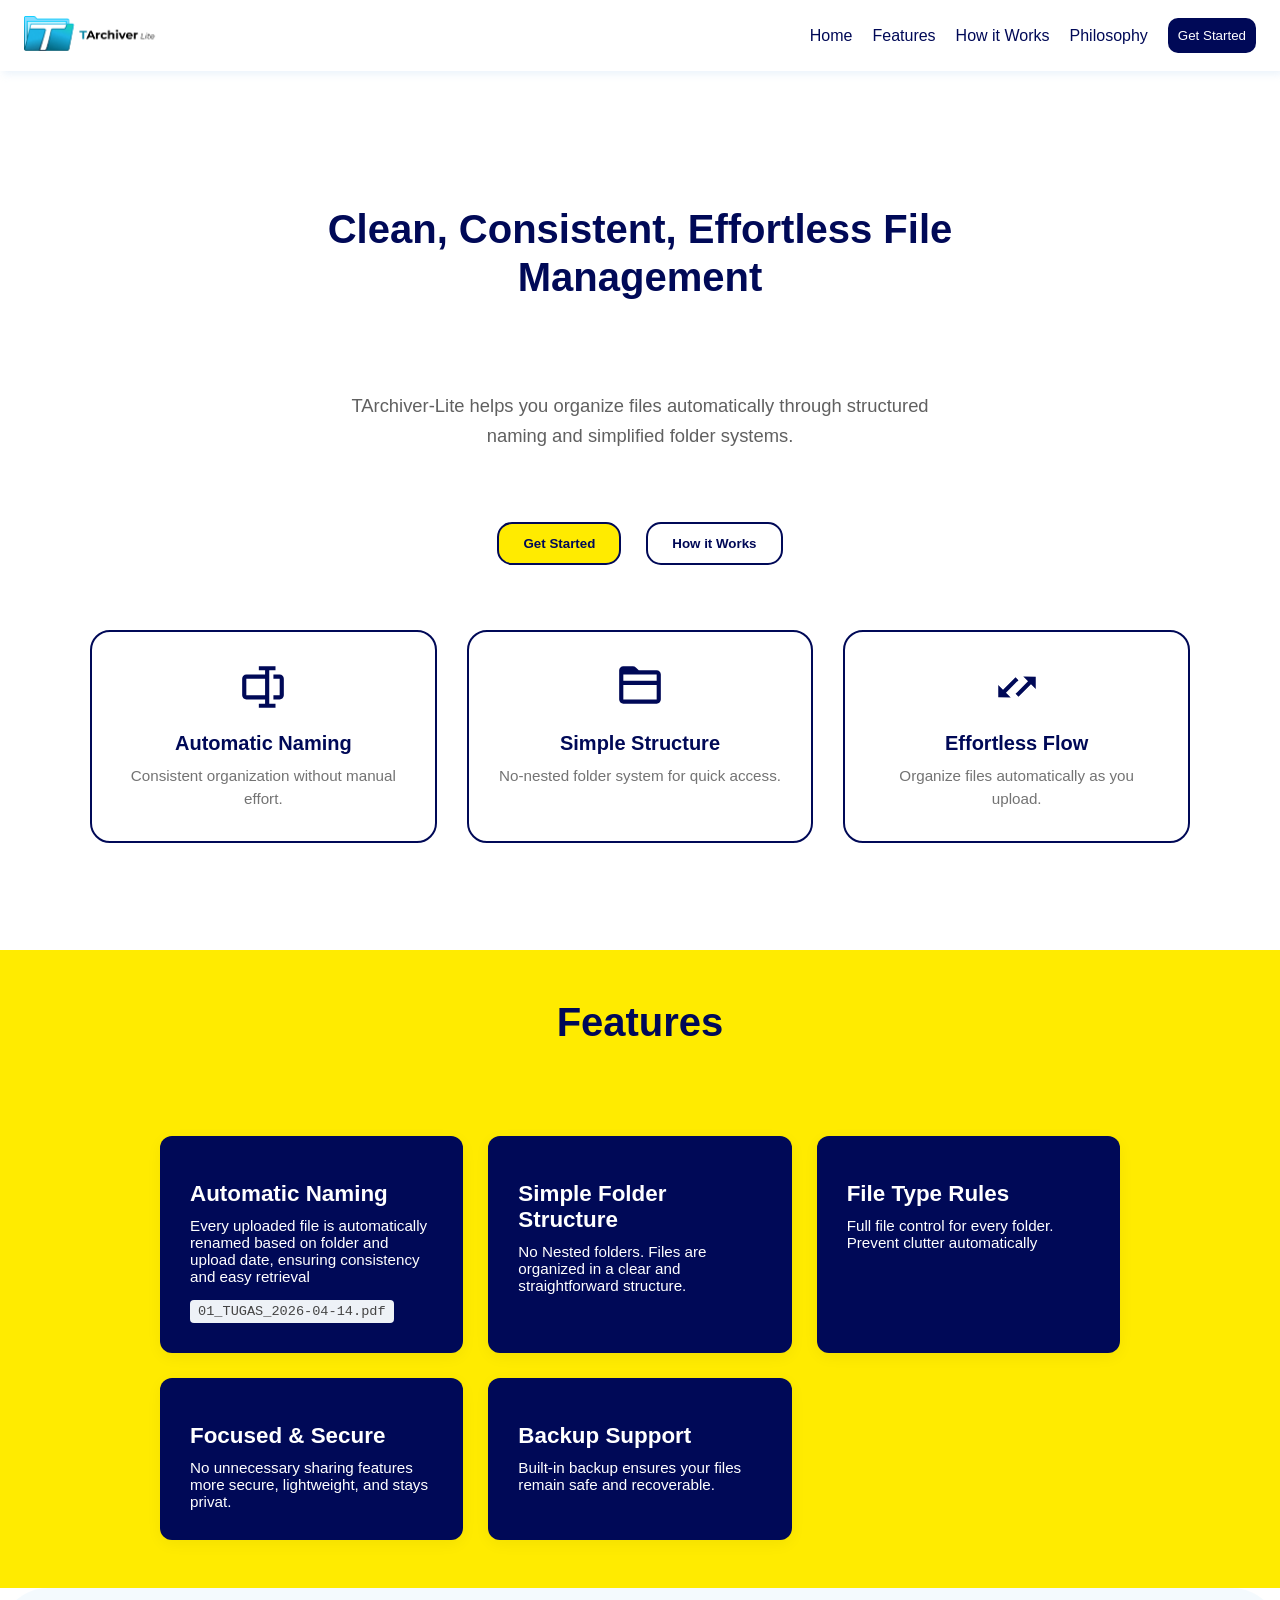
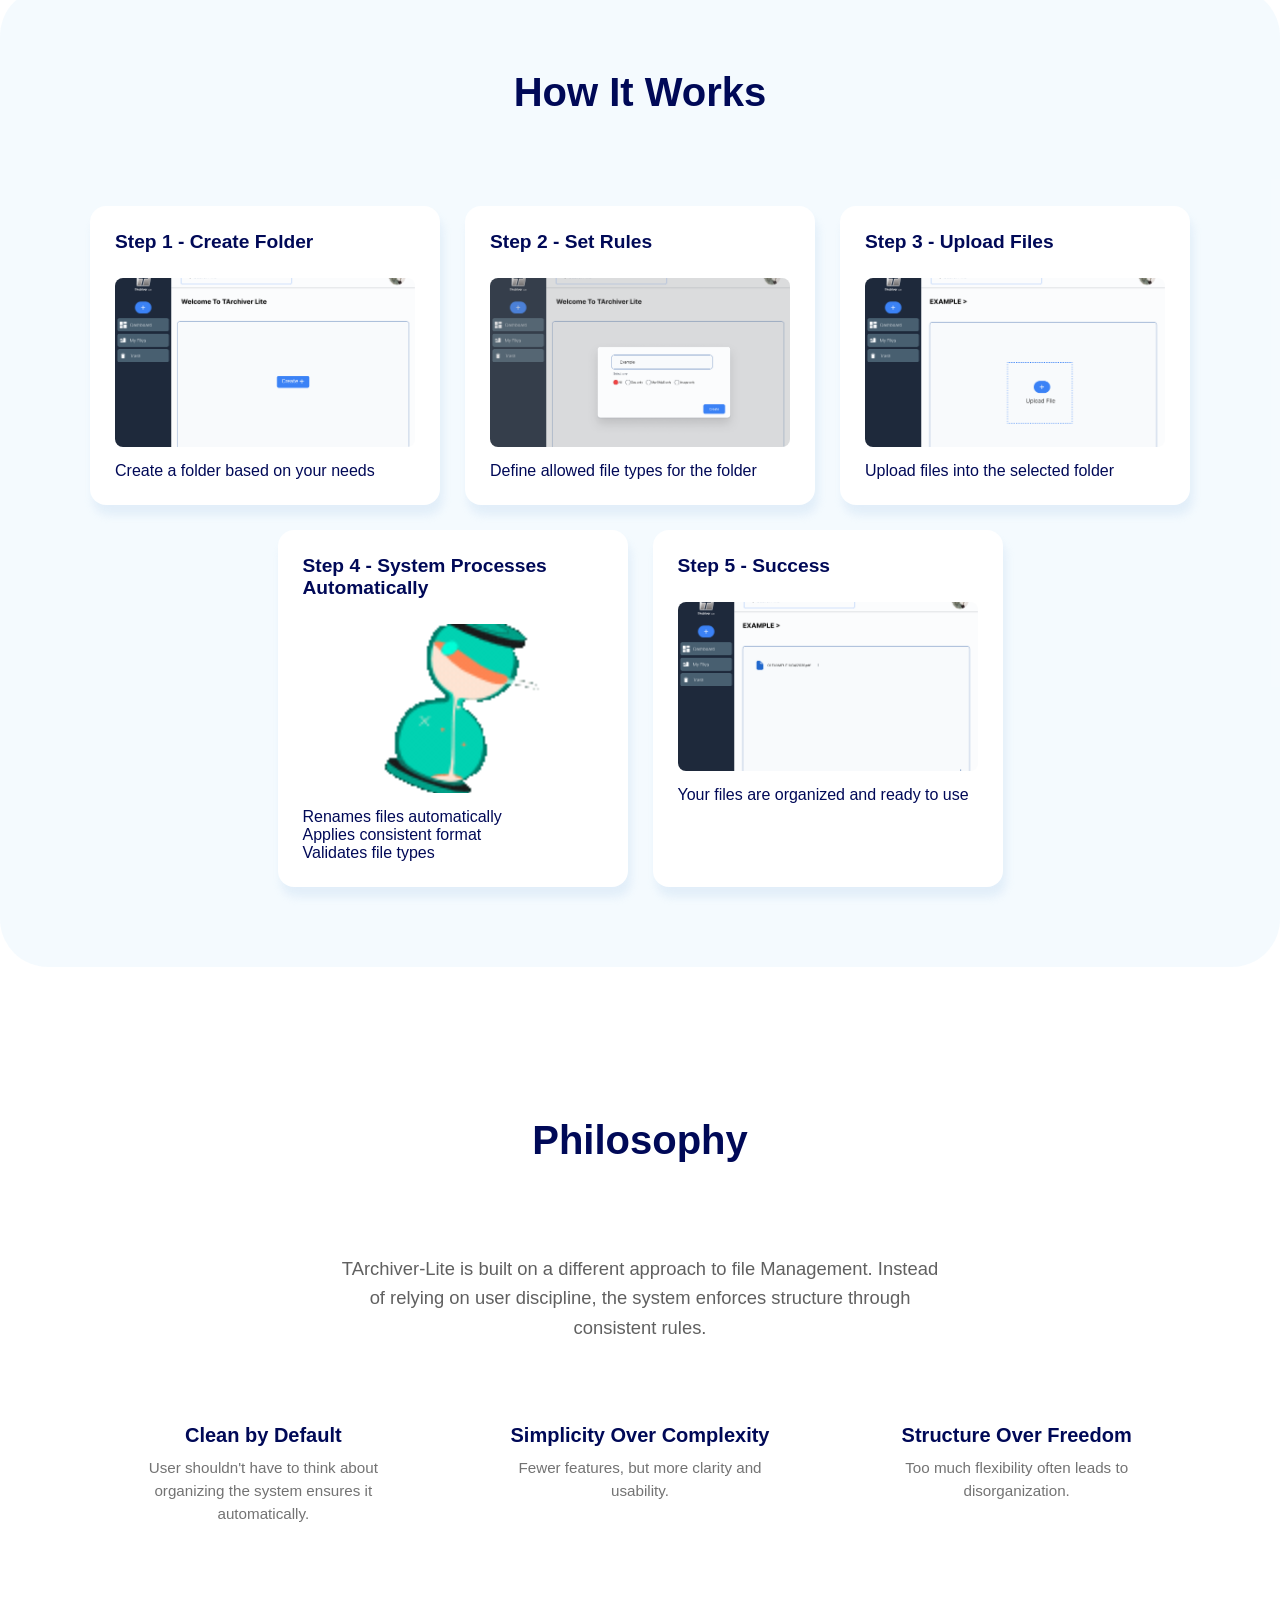
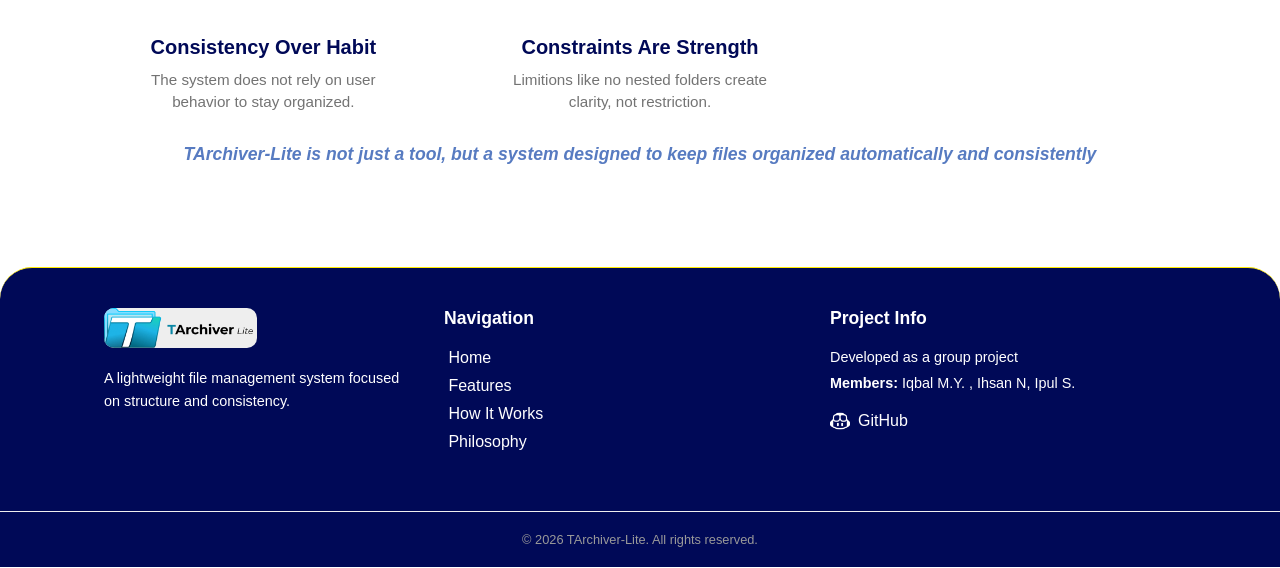
<file: index.html>
<!doctype html>
<html lang="en">

<head>
  <meta charset="UTF-8" />
  <meta name="viewport" content="width=device-width, initial-scale=1.0" />
  <title>TARCHIVER-LITE</title>
  <!-- css -->
  <link rel="stylesheet" href="assets/style.css" />

  <!-- icon -->
  <link href="https://cdn.boxicons.com/3.0.8/fonts/basic/boxicons.min.css" rel="stylesheet">
</head>

<body>
  <header>
    <nav>
      <div class="logo">
        <img src="assets/img/Logo.png" alt="logo" />
      </div>
      <!-- menu untuk versi desktop -->
      <ul class="desktop-menu">
        <li><a href="#home">Home</a></li>
        <li><a href="#features">Features</a></li>
        <li><a href="#hiw">How it Works</a></li>
        <li><a href="#philosophy">Philosophy</a></li>
        <li><button>Get Started</button></li>
      </ul>
      <!-- Tombol Hamburger Menu -->
      <div class="hamburger-menu">
        <div class="bar"></div>
        <div class="bar"></div>
        <div class="bar"></div>
      </div>

      <!-- menu untuk versi mobile -->
      <ul class="mobile-menu">
        <li><a href="#home">Home</a></li>
        <li><a href="#features">Features</a></li>
        <li><a href="#hiw">How it Works</a></li>
        <li><a href="#philosophy">Philosophy</a></li>
        <li><button>Get Started</button></li>

        <button class="close-btn">V</button>
      </ul>
    </nav>
  </header>

  <main>
    <!-- Section Home -->
    <section id="home">
      <div class="container-home">
        <div class="hero-content">
          <h1 class="title">Clean, Consistent, Effortless File Management</h1>
          <p class="subtitle">
            TArchiver-Lite helps you organize files automatically through
            structured naming and simplified folder systems.
          </p>
        </div>

        <div class="cta">
          <button class="btn-primary">Get Started</button>
          <button class="btn-secondary">How it Works</button>
        </div>

        <div class="features-points">
          <div class="feature-card">
            <img src="assets/img/rename.svg" alt="" class="icon-placeholder" />
            <h3>Automatic Naming</h3>
            <p>Consistent organization without manual effort.</p>
          </div>
          <div class="feature-card">
            <img src="assets/img/folder-open.svg" alt="" class="icon-placeholder" />
            <h3>Simple Structure</h3>
            <p>No-nested folder system for quick access.</p>
          </div>
          <div class="feature-card">
            <img src="assets/img/swap-diagonal.svg" alt="" class="icon-placeholder" />
            <h3>Effortless Flow</h3>
            <p>Organize files automatically as you upload.</p>
          </div>
        </div>
      </div>
    </section>

    <!-- section features" -->
    <section id="features" class="container">
      <h1 class="title">Features</h1>
      <div class="features-grid">
        <div class="card">
          <div class="icon"><i class="bx bx-pen"></i></div>
          <h3>Automatic Naming</h3>
          <p>Every uploaded file is automatically renamed based on folder and upload date, ensuring consistency and easy
            retrieval</p>
          <span class="example">01_TUGAS_2026-04-14.pdf</span>
        </div>

        <div class="card">
          <div class="icon"><i class="bx bx-folder-open"></i></div>
          <h3>Simple Folder Structure</h3>
          <p>No Nested folders. Files are organized in a clear and straightforward structure.</p>
        </div>

        <div class="card">
          <div class="icon"><i class="bx bx-categories"></i></div>
          <h3>File Type Rules</h3>
          <p>Full file control for every folder. Prevent clutter automatically</p>
        </div>

        <div class="card">
          <div class="icon"><i class="bx bx-reflect-vertical-alt"></i></div>
          <h3>Focused & Secure</h3>
          <p>No unnecessary sharing features more secure, lightweight, and stays privat.</p>
        </div>

        <div class="card">
          <div class="icon"><i class="bx bx-database"></i></div>
          <h3>Backup Support</h3>
          <p>Built-in backup ensures your files remain safe and recoverable.</p>
        </div>
      </div>
    </section>

    <!-- How It Works -->
    <section id="hiw">
      <h1 class="title">How It Works</h1>

      <div class="container-hiw">
        <div class="card-hiw">
          <h3 class="title-card">Step 1 - <span>Create Folder</span></h3>
          <img class="img-hiw" src="assets/img/MacBook Air - 1.png" alt="pictures" />
          <p>Create a folder based on your needs</p>
        </div>

        <div class="card-hiw">
          <h3 class="title-card">Step 2 - <span>Set Rules</span></h3>
          <img class="img-hiw" src="assets/img/MacBook Air - 10.png" alt="pictures" />
          <p>Define allowed file types for the folder</p>
        </div>

        <div class="card-hiw">
          <h3 class="title-card">Step 3 - <span>Upload Files</span></h3>
          <img class="img-hiw" src="assets/img/MacBook Air - 7.png" alt="pictures" />
          <p>Upload files into the selected folder</p>
        </div>

        <div class="card-hiw">
          <h3 class="title-card">
            Step 4 - <span>System Processes Automatically</span>
          </h3>
          <img class="img-hiw" src="assets/img/Sandy Loading.gif" alt="pictures" />
          <ol>
            <li>
              <p>Renames files automatically</p>
            </li>
            <li>
              <p>Applies consistent format</p>
            </li>
            <li>
              <p>Validates file types</p>
            </li>
          </ol>
        </div>

        <div class="card-hiw">
          <h3 class="title-card">Step 5 - <span>Success</span></h3>
          <img class="img-hiw" src="assets/img/MacBook Air - 8.png" alt="pictures" />
          <p>Your files are organized and ready to use</p>
        </div>
      </div>
    </section>

    <!-- section philosophy -->
    <section id="philosophy">
      <div class="container-philosophy">
        <!-- Hero Philosophy -->
        <div class="hero-philosophy">
          <h1 class="title">Philosophy</h1>
          <p class="subtitle">
            TArchiver-Lite is built on a different approach to file
            Management. Instead of relying on user discipline, the system
            enforces structure through consistent rules.
          </p>
        </div>

        <!-- Core Principles -->
        <div class="feature-philosophy">
          <div class="philosophy-card">
            <i class="bx bx-brush-sparkles icon" style="color: #000957"></i>
            <h3>Clean by Default</h3>
            <p>
              User shouldn't have to think about organizing the system ensures
              it automatically.
            </p>
          </div>
          <div class="philosophy-card">
            <i class="bx bx-sparkles-alt icon" style="color: #000957"></i>
            <h3>Simplicity Over Complexity</h3>
            <p>Fewer features, but more clarity and usability.</p>
          </div>
          <div class="philosophy-card">
            <i class="bx bx-grid icon" style="color: #000957"></i>
            <h3>Structure Over Freedom</h3>
            <p>Too much flexibility often leads to disorganization.</p>
          </div>
          <div class="philosophy-card">
            <i class="bx bx-infinite icon" style="color: #000957"></i>
            <h3>Consistency Over Habit</h3>
            <p>
              The system does not rely on user behavior to stay organized.
            </p>
          </div>
          <div class="philosophy-card">
            <i class="bx bx-check-shield icon" style="color: #000957"></i>
            <h3>Constraints Are Strength</h3>
            <p>
              Limitions like no nested folders create clarity, not
              restriction.
            </p>
          </div>
        </div>

        <!-- Closing -->
        <div class="closing-philosophy">
          <p>
            TArchiver-Lite is not just a tool, but a system designed to keep
            files organized automatically and consistently
          </p>
        </div>
      </div>
    </section>
  </main>

  <footer>
    <div class="container-footer">
      <div class="footer-brand">
        <div class="logo">
          <img src="assets/img/Logo.png" alt="logo TArchiver-Lite" />
        </div>
        <p class="footer-description">
          A lightweight file management system focused on structure and consistency.
        </p>
      </div>

      <div class="footer-nav">
        <h4>Navigation</h4>
        <ul>
          <li><a href="#home"><i class="bx bx-home"></i>&nbsp;Home</a></li>
          <li><a href="#features"><i class="bx bx-star"></i>&nbsp;Features</a></li>
          <li><a href="#hiw"><i class="bx bx-arrow-in-up-stroke-circle-half"></i>&nbsp;How It Works</a></li>
          <li><a href="#philosophy"><i class="bx bx-light-bulb-alt"></i>&nbsp;Philosophy</a></li>
        </ul>
      </div>

      <div class="footer-info">
        <h4>Project Info</h4>
        <p>Developed as a group project</p>
        <p><strong>Members:</strong> Iqbal M.Y. , Ihsan N, Ipul S.</p>
        <div class="footer-social">
          <a href="https://github.com/HeiByte/tarchiver-lite.git" target="_blank">
            <img src="assets/img/Copilot_Icon_White.png" alt="GitHub Repository" />
            GitHub
          </a>
        </div>
      </div>
    </div>

    <div class="footer-bottom">
      <p>&copy; 2026 TArchiver-Lite. All rights reserved.</p>
    </div>
  </footer>
  <script src="assets/script.js"></script>
</body>

</html>
</file>
<file: assets/style.css>
/* Reset CSS */
* {
  padding: 0;
  margin: 0;
  box-sizing: border-box;
  list-style: none;
  text-decoration: none;
}

:root {
  --background-color: #fff;
  --primary-color: #000957;
  --hover-color: #577bc1;
  --secondary-color: #ffeb00;
}

body {
  font-family: Arial, Helvetica, sans-serif;
  display: flex;
  flex-direction: column;
}

header {
  background-color: var(--background-color);
  z-index: 1000;
}

/* Style navbar */
nav {
  position: fixed;
  background-color: #fff;
  width: 100%;
  display: flex;
  justify-content: space-between;
  align-items: center;
  padding: 1rem 1.5rem;
  box-shadow: 3px 3px 8px 0px rgba(187, 213, 239, 0.3);
  z-index: 1000;
}

nav .logo img {
  height: 35px;
  width: auto;
}

/* Style navbar desktop */
nav ul.desktop-menu {
  display: flex;
  align-items: center;
  gap: 20px;
}

/* Style list menu */
nav ul li a {
  color: var(--primary-color);
  position: relative;
}

nav ul li a::after {
  content: "";
  position: absolute;
  left: 0;
  bottom: 0;
  width: 0;
  height: 2px;
  background-color: var(--secondary-color);
  transition: width 0.5s ease;
}

nav ul li a:hover {
  color: var(--hover-color);
}

nav ul li a:hover::after {
  width: 100%;
}

nav ul li button {
  padding: 10px 10px;
  border: none;
  border-radius: 10px;
  color: var(--background-color);
  background-color: var(--primary-color);
  transition: all 0.2s ease-in-out;
}

nav ul li button:hover {
  color: var(--background-color);
  background-color: var(--hover-color);
}

/* Style hamburger-menu */
.hamburger-menu {
  width: 30px;
  height: 20px;
  display: none;
  flex-direction: column;
  justify-content: space-between;
  cursor: pointer;
}

.hamburger-menu .bar {
  height: 3px;
  width: 100%;
  background-color: var(--primary-color);
  transition: all 0.3s ease-in-out;
}

.hamburger-menu.is-active .bar:nth-child(1) {
  transform: translateY(9px) rotate(45deg);
}
.hamburger-menu.is-active .bar:nth-child(2) {
  opacity: 0;
}
.hamburger-menu.is-active .bar:nth-child(3) {
  transform: translateY(-9px) rotate(-45deg);
}

/* Style navbar mobile */
nav ul.mobile-menu {
  position: absolute;
  display: none;
  flex-direction: column;
  justify-content: center;
  align-items: center;
  gap: 20px;
  top: 0;
  left: 0;
  height: 100vh;
  padding: 1.5rem;
  width: 300px;
  background-color: white;
  border-right: 2px solid var(--primary-color);
  transition: ease-in-out;
  z-index: 1000;
}

main {
  display: flex;
  flex-direction: column;
  margin-top: 50px;
}

/* Style home */
section#home,
section#philosophy {
  padding: 3rem 0 0;
  display: flex;
  width: 100%;
  min-height: 100vh;
  background-color: var(--background-color);
  align-items: center;
  justify-content: center;
}


.container-home,
.container-philosophy {
  max-width: 1100px;
  width: 100%;
  text-align: center;
}

.hero-content {
  margin-bottom: 40px;
}

.title {
  font-size: clamp(2rem, 5vw, 3.5rem);
  line-height: 1.2;
  max-width: 800px;
  margin: 0 auto 0 auto;
  padding-bottom: 2.5rem;
  color: var(--primary-color);
}

.subtitle {
  font-size: clamp(0.1rem, 5vw, 1.15rem);
  line-height: 1.6;
  max-width: 600px;
  margin: 0 auto;
  opacity: 0.8;
  color: #393939;
  padding-bottom: 2rem;
}

.cta {
  display: flex;
  gap: 25px;
  justify-content: center;
  margin-bottom: 65px;
}


.cta button{
  padding: 12px 24px;
  cursor: pointer;
  font-weight: 600;
  color: var(--primary-color);
  border: 2px solid var(--primary-color);
  border-radius: 15px;
}

.cta button.btn-primary {
  background-color: var(--secondary-color);
  transition: all 0.3s ease;
}
.cta button.btn-primary:hover {
  background-color: #fbf28d;
  transform: scale(1.05);
  color: #343d8a;
}

.cta button.btn-secondary {
  background-color: transparent;
  transition: all 0.3s ease;
}
.cta button.btn-secondary:hover {
  background-color: var(--primary-color);
  color: var(--background-color);
}

.features-points {
  display: grid;
  grid-template-columns: repeat(auto-fit, minmax(280px, 1fr));
  gap: 30px;
}

.feature-card {
  padding: 30px;
  display: flex;
  flex-direction: column;
  align-items: center;
  border: 2px solid var(--primary-color);
  border-radius: 20px;
  transition: 
    transform 0.4s cubic-bezier(0.175, 0.885, 0.32, 1.275), 
    border-color 0.3s ease,
    box-shadow 0.3s ease;
}

.feature-card:hover{
  border-color: var(--secondary-color);
  transform: scale(1.05) translateY(-5px); 
  box-shadow: 0 10px 20px rgba(0, 0, 0, 0.1);
}

.icon-placeholder {
  width: 50px;
  height: 50px;
  margin-bottom: 20px;
  fill: var(--secondary-color);
  border-radius: 8px;
}

.feature-card h3 {
  margin-bottom: 10px;
  font-size: 1.25rem;
  color: var(--primary-color);
}

.feature-card p {
  font-size: 0.95rem;
  line-height: 1.5;
  opacity: 0.7;
  color: #393939;
}


/* Styles Features */

section#features{
  padding: 3rem 10rem;
  width: 100%;
  background-color: var(--secondary-color);
}

.container {
    padding: 60px 5%;
}

.features-grid {
    display: grid;
    grid-template-columns: repeat(auto-fit, minmax(280px, 1fr));
    gap: 25px;
}

.card {
    background: var(--primary-color);
    padding: 30px;
    border-radius: 12px;
    box-shadow: 0 4px 15px rgba(0,0,0,0.05);
    transition: transform 0.3s ease;
    text-align: left;
}

.card:hover {
    transform: translateY(-5px);
}

.card .icon {
    font-size: 2rem;
    color: #007bff;
    margin-bottom: 15px;
}

.card h3 {
    margin-bottom: 10px;
    font-size: 1.4rem;
    color: var(--background-color);
}

.card p {
    color: var(--background-color);
    font-size: 0.95rem;
}

.card .example {
    display: inline-block;
    margin-top: 15px;
    padding: 4px 8px;
    background: #eef2f7;
    border-radius: 4px;
    font-family: monospace;
    font-size: 0.85rem;
    color: #444;
}

.card .icon{
  text-align: center;
  color: var(--background-color);
}



/* Philosophy-Style */
.feature-philosophy {
  display: grid;
  grid-template-columns: repeat(auto-fit, minmax(280px, 1fr));
  gap: 30px;
}

.philosophy-card {
  padding: 30px;
  display: flex;
  flex-direction: column;
  align-items: center;
}

.icon{
  font-size: 40px;
  margin-bottom: 20px;
  border-radius: 8px;
}

.philosophy-card h3 {
  margin-bottom: 10px;
  font-size: 1.25rem;
  color: var(--primary-color);
}


.philosophy-card p {
  font-size: 0.95rem;
  line-height: 1.5;
  opacity: 0.7;
  color: #393939;
}


.closing-philosophy p {
  font-size: 1.1rem;
  font-weight: bold;
  font-style: italic;
  color: var(--hover-color);
}

nav ul.mobile-menu.is-open {
  display: flex;
}

/* Style How It Works */
section#hiw {
  display: flex;
  flex-direction: column;
  align-items: center;
  width: 100%;
  min-height: 100vh;
  padding: 80px 20px;
  background-color: rgba(238, 247, 253, 0.61);
  border-radius: 3rem;
  box-sizing: border-box;
}

.title {
  font-size: 2.5rem;
  margin-bottom: 50px;
  color: var(--primary-color);
  text-align: center;
}

.container-hiw {
  display: flex;
  flex-wrap: wrap;
  justify-content: center;
  gap: 25px;
  max-width: 1200px;
  width: 100%;
  margin: 0 auto;
}

.card-hiw {
  display: flex;
  flex-direction: column;
  flex: 1 1 300px;
  max-width: 350px;
  padding: 24px;
  border-radius: 16px;
  box-shadow: 3px 10px 8px 0px rgba(187, 213, 239, 0.3);
  color: var(--primary-color);
  background-color: var(--background-color, #ffffff);
  border: 1px solid transparent;
  transition:
    transform 0.4s cubic-bezier(0.175, 0.885, 0.32, 1.275),
    border 0.3s ease;
}

.card-hiw:hover {
  transform: translateY(-10px);
  border: 1px solid var(--primary-color);
}

.img-hiw {
  width: 100%;
  aspect-ratio: 16 / 9;
  object-fit: cover;
  border-radius: 8px;
  margin: 15px 0;
  background-color: var(--background-color);
}

.title-card {
  font-size: 1.2rem;
  margin-bottom: 10px;
}

/* Style Footer */
footer {
  border-radius: 2rem 2rem 0 0;
  background-color: var(--primary-color);
  padding: 40px 0 20px 0;
  border-top: 1px solid var(--secondary-color);
  font-family: sans-serif;
}

.container-footer {
  max-width: 1200px;
  margin: 0 auto;
  padding: 0 5%;
  display: flex;
  justify-content: space-between;
  gap: 40px;
}

.footer-brand {
  flex: 2;
  max-width: 300px;
}


.footer-brand .logo img {
  width: auto;
  height: 40px;
  margin-bottom: 15px;
  background-color: #eee;
  border-radius: 10px;
}

.footer-description {
  font-size: 0.9rem;
  color: var(--background-color);
  line-height: 1.6;
}

footer h4 {
  font-size: 1.1rem;
  margin-bottom: 20px;
  color: var(--background-color);
}

.footer-nav {
  flex: 1;
}

.footer-nav ul {
  list-style: none;
  padding: 0;
}

.footer-nav ul li {
  margin-bottom: 10px;
}

.footer-nav ul li a {
  color: var(--background-color);
  position: relative;
}

.footer-nav ul li a::after {
  content: "";
  position: absolute;
  left: 0;
  bottom: 0;
  width: 0;
  height: 2px;
  background-color: var(--secondary-color);
  transition: width 0.5s ease;
}

.footer-nav ul li a:hover {
  color: var(--hover-color);
}

.footer-nav ul li a:hover::after {
  width: 100%;
}

.footer-info {
  flex: 1;
}

.footer-info p {
  font-size: 0.9rem;
  color: var(--background-color);
  margin-bottom: 10px;
}

.footer-social a {
  display: inline-flex;
  align-items: center;
  gap: 8px;
  text-decoration: none;
  color: var(--background-color);
  font-weight: 500;
  margin-top: 10px;
}

.footer-social img {
  width: 20px;
  height: 20px;
}

.footer-bottom {
  text-align: center;
  margin-top: 50px;
  padding-top: 20px;
  border-top: 1px solid #eee;
}

.footer-bottom p {
  font-size: 0.8rem;
  color: #999;
}

/* Ukuran Tablet */
@media (max-width: 767px) {
  nav ul.desktop-menu li {
    display: none;
  }
  .hamburger-menu {
    display: flex;
  }

  section#home{
    margin-top: 30px;
  }

  section#features{
    margin-top: 2rem;
    padding: 4rem 10px;
  }

  .card h3 {
    margin-bottom: 10px;
    font-size: 1.2rem;
    color: var(--background-color);
}

.card p {
    color: var(--background-color);
    font-size: 0.75rem;
}

  section#hiw {
    padding: 60px 20px;
    border-radius: 2rem;
  }

  .card-hiw {
    flex: 1 1 45%;
  }

  .closing-philosophy {
    padding: 0 0 30px 0;
  }
  footer {
    padding: 60px 0 0 0;
  }
  .container-footer {
    flex-wrap: wrap;
    justify-content: flex-start;
    gap: 40px 20px;
  }

  .footer-brand {
    flex: 0 0 100%;
    max-width: 100%;
    margin-bottom: 10px;
  }

  .footer-nav,
  .footer-info {
    flex: 1;
    min-width: 200px;
  }
}

@media (max-width: 480px) {
  nav ul.mobile-menu {
    width: 100%;
    height: 70vh;
    border-right: 0px;
    border-bottom: 2px solid var(--primary-color);
  }
  nav ul.mobile-menu .close-btn {
    content: "V";
    position: absolute;
    text-align: center;
    bottom: -15px;
    padding: 0.3rem;
    border-radius: 50px;
    width: 1.3rem;
    background-color: var(--primary-color);
    color: var(--secondary-color);
    border: none;
  }
  .cta {
    flex-direction: column;
    align-items: center;
  }

  .cta button {
    width: 100%;
    max-width: 300px;
  }

  .container-hiw {
    grid-template-columns: 1fr;
  }

  .title {
    font-size: 1.8rem;
  }

  section#features{
    margin-top: 3rem;
  }
  section#hiw {
    padding: 40px 15px;
    border-radius: 1.5rem;
  }

  .title {
    font-size: 1.8rem;
  }

  .container-hiw {
    gap: 15px;
  }

  .card-hiw {
    flex: 1 1 100%;
    max-width: 100%;
  }

  .closing-philosophy {
    padding: 0 0 30px 0;
  }

  footer {
    padding: 40px 0 20px 0;
    text-align: center;
  }

  .container-footer {
    flex-direction: column;
    align-items: center;
    gap: 35px;
  }

  .footer-brand,
  .footer-nav,
  .footer-info {
    flex: 1;
    max-width: 100%;
  }

  .footer-social a {
    justify-content: center;
  }

  .footer-bottom {
    margin-top: 30px;
  }
}
</file>
